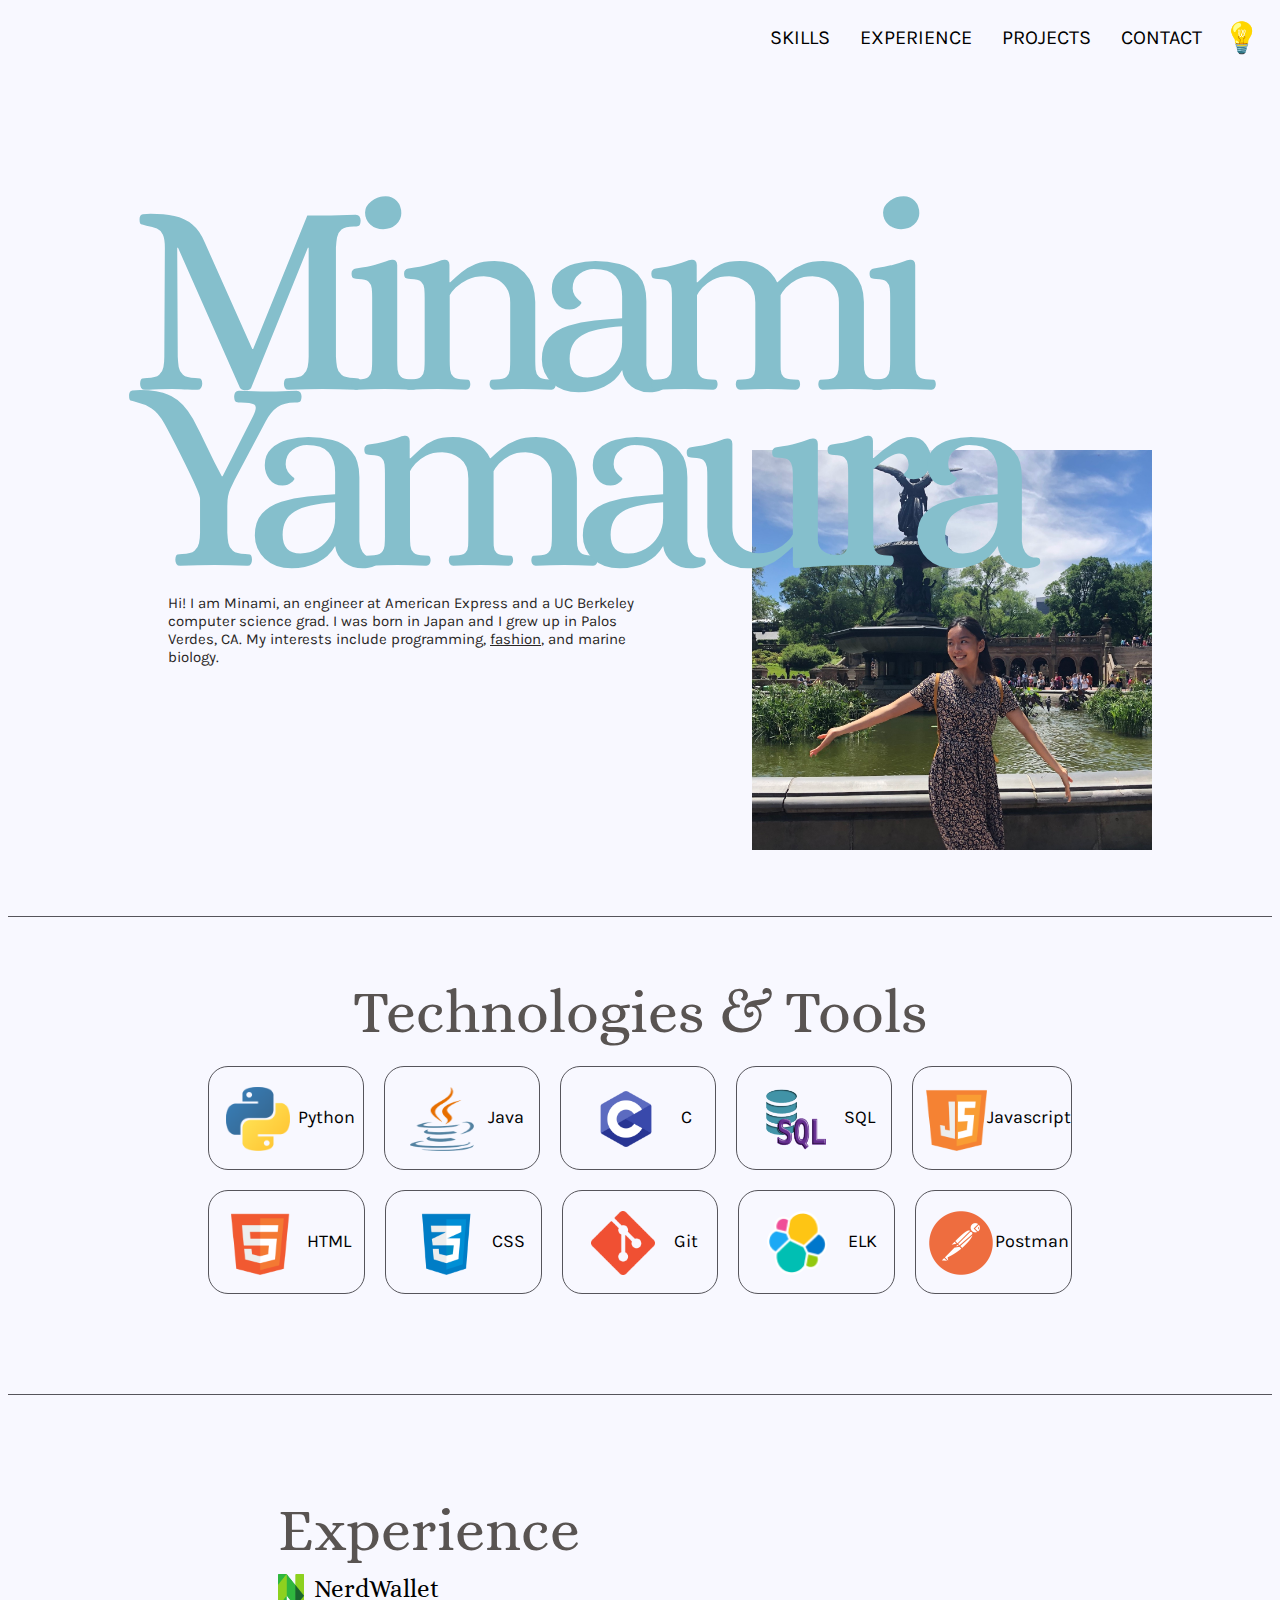
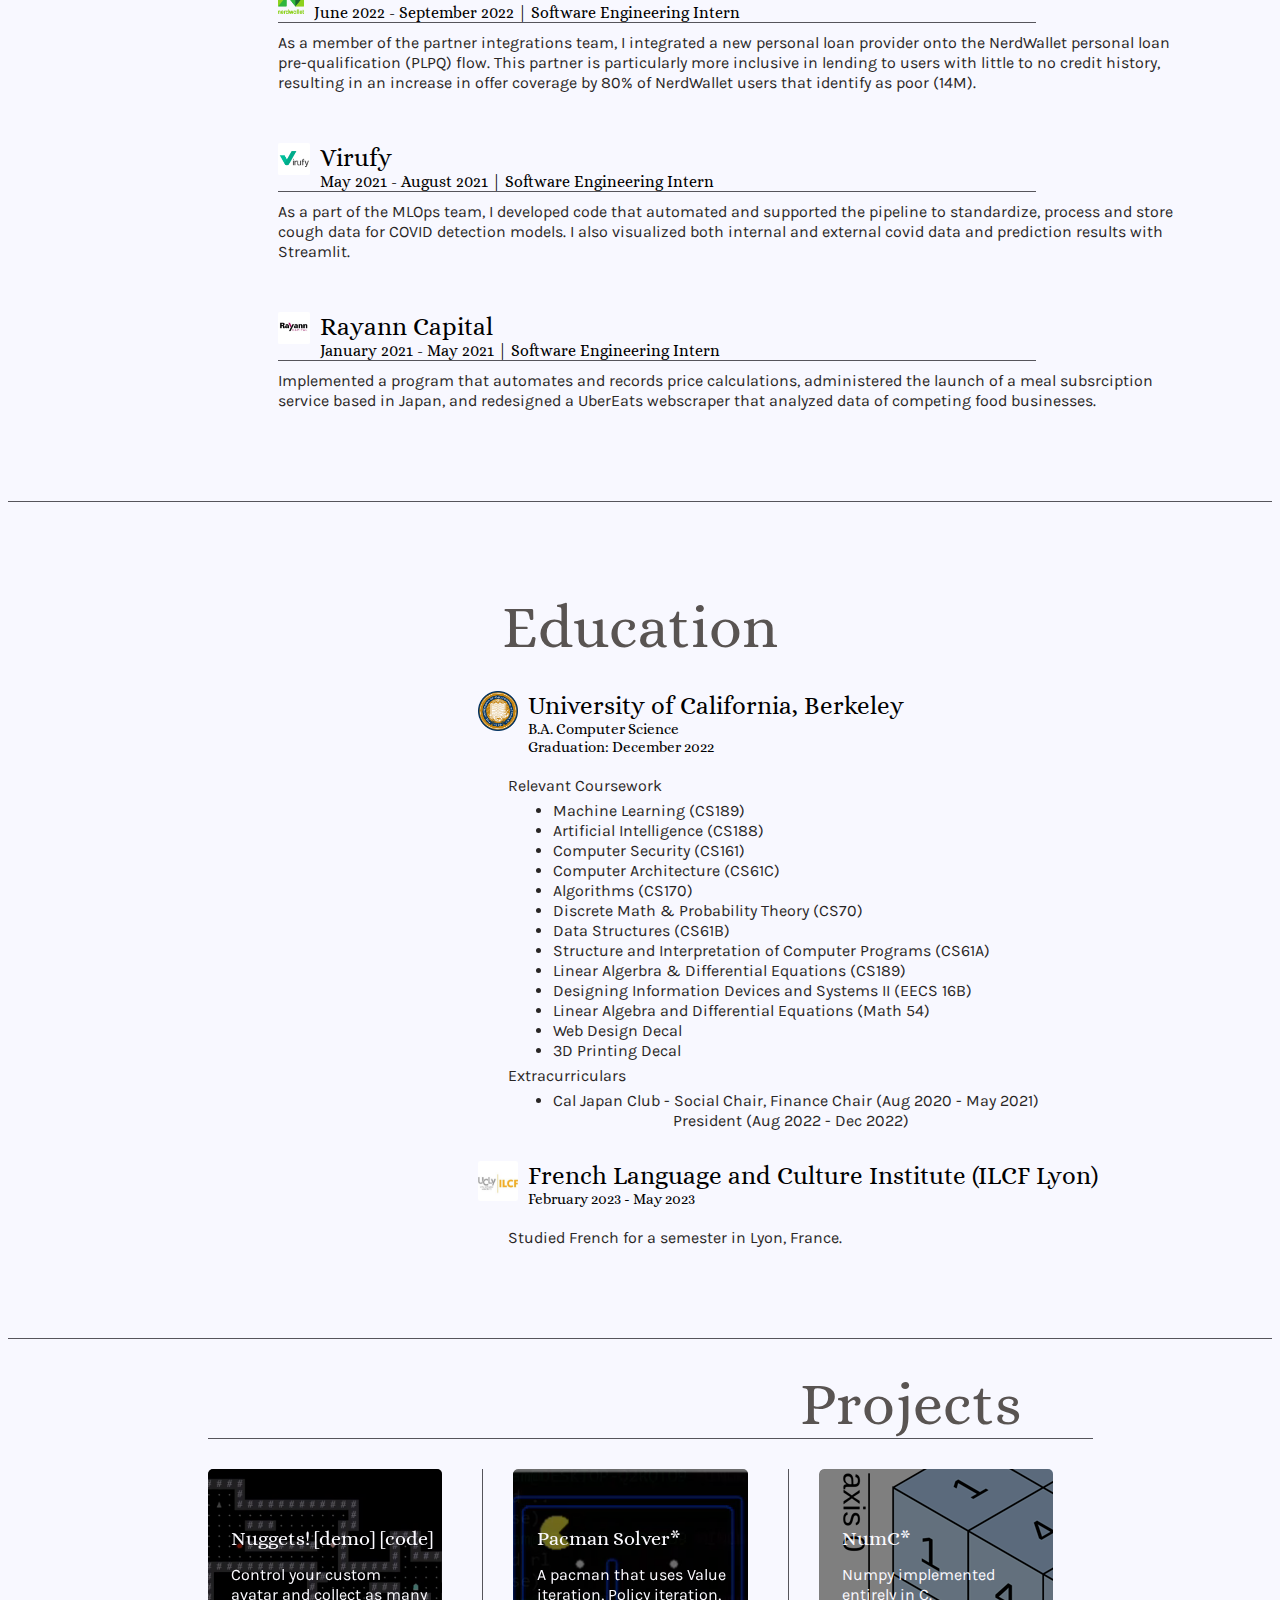
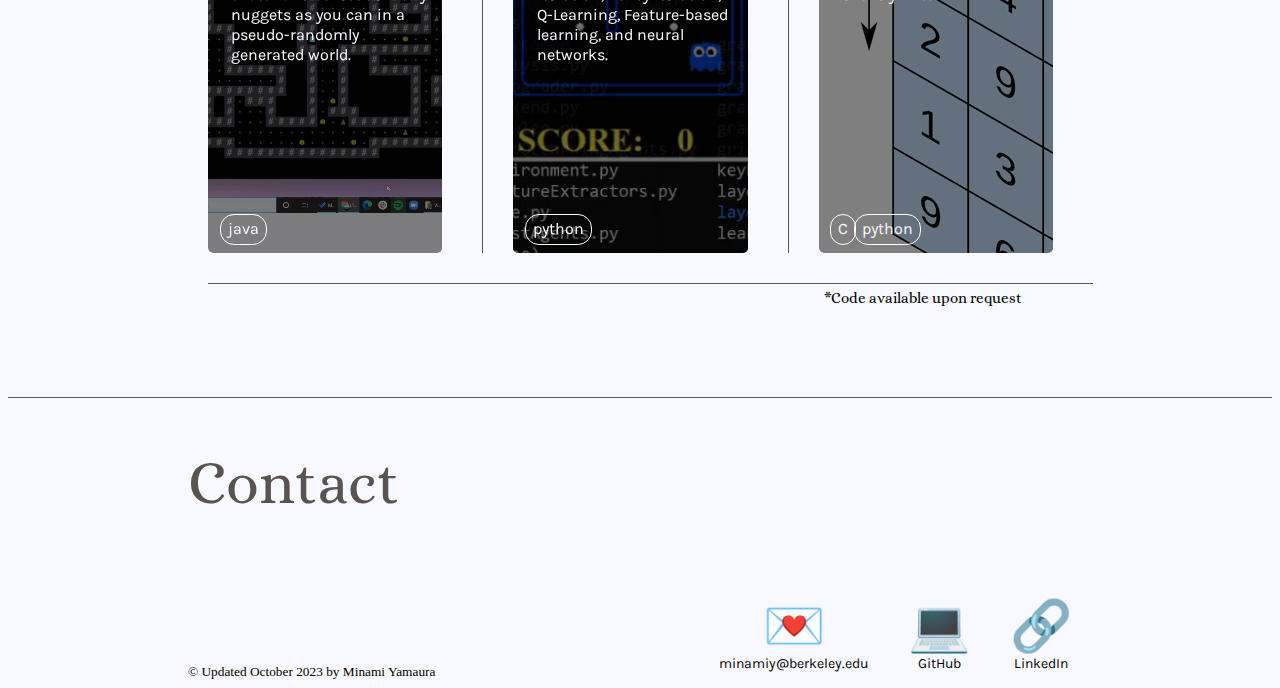
<file: index.html>
<!DOCTYPE HTML>
<html>
    <head>
        <link rel="stylesheet" type="text/css" href="assets/css/style.css"/>
        <title>Minami Yamaura</title>
        <link rel="shortcut icon" type="image/jpg" href="assets/img/favicon.png"/>
        <link href="https://fonts.googleapis.com/css2?family=Alice&family=Karla&family=Old+Standard+TT&display=swap" rel="stylesheet">
    </head>
    <body>
        <div id="homepage">
            <div id="navbar">
                <div class="skill-item"><a href="#skillsection">SKILLS</a></div>
                <div class="navbar-item"><a href="#expsection">EXPERIENCE</a></div>
                <div class="navbar-item"><a href="#projsection">PROJECTS</a></div>
                <div class="navbar-item"><a href="#contactsection">CONTACT</a></div>
                <!-- <div class="navbar-item"><a href="assets/img/Minami Yamaura - Resume - Copy.pdf">resume⇩</a></div> -->
            </div>
            <div id="name">Minami<br>Yamaura</a></div>
            <div id="lightbulb"><span title="light/dark mode">💡</span></div>
            <div class="profile"><img src="assets/img/nyc.jpg"/></div>
            <div class="aboutme">
                <div class="aboutMeText">Hi! I am Minami, an engineer at American Express and a UC Berkeley computer science grad. I was born in Japan and I grew up in Palos Verdes, CA. My interests include programming, <a href="https://www.pinterest.com/minamiyamaura/outfits/"target="_blank">fashion</a>, and marine biology.</div>
            </div>

        </div>

            <!-- <img src="assets/images/location.png" height="300" /> -->
        <div id="skillsection">
            <div class="title-skill">Technologies & Tools</div>
                <!-- langs and techs -->
                <div class="row-skill-flex">
                    <div class="skill-logo">
                        <img src="assets/img/python logo.png"/>
                        <span class="caption">Python</span>
                    </div>
                    <div class="skill-logo">
                        <img src="assets/img/java logo.png"/>
                        <span class="caption">Java</span>
                    </div>
                    <div class="skill-logo">
                        <img src="assets/img/c logo.png"/>
                        <span class="caption">C</span>
                    </div>
                    <div class="skill-logo">
                        <img src="assets/img/sql logo.png"/>
                        <span class="caption">SQL</span>
                    </div>
                    <div class="skill-logo">
                        <img src="assets/img/js.png"/>
                        <span class="caption">Javascript</span>
                    </div>
                </div>

                <div class="row-skill-flex">
                    <div class="skill-logo">
                        <img src="assets/img/html.png"/>
                        <span class="caption">HTML</span>
                    </div>
                    <div class="skill-logo">
                        <img src="assets/img/css.png"/>
                        <span class="caption">CSS</span>
                    </div>
                    <div class="skill-logo">
                        <img src="assets/img/git.png"/>
                        <span class="caption">Git</span>
                    </div>
                    <div class="skill-logo">
                        <img src="assets/img/elk.png"/>
                        <span class="caption">ELK</span>
                    </div>
                    <div class="skill-logo">
                        <img src="assets/img/postman.png"/>
                        <span class="caption">Postman</span>
                    </div>
                </div>
        </div>

        <div id="expsection">
                
                <div class="title-exp">Experience</div>
                <!-- ----------------BLOCK1-------------------------- -->
                <div class="bigflex">
                    <div class="nwlogo"><img src="assets/img/nwlogo.png"/></div>
                    <div class="miniflex">
                        <div class="company">NerdWallet</div>
                        <div class="duration">June 2022 - September 2022 | Software Engineering Intern</div>
                    </div>
                </div>
                <div class="descrip">
                    As a member of the partner integrations team, I integrated a new personal loan provider onto the NerdWallet personal loan pre-qualification (PLPQ) flow.
                    This partner is particularly more inclusive in lending to users with little to no credit history, resulting in an increase in offer coverage by 80% of NerdWallet users that identify as poor (14M).
                </div>
                <!-- - ------------------------------------------ -->

                <!-- ----------------BLOCK1-------------------------- -->
                <div class="bigflex">
                    <div class="logo"><img src="assets/img/virufylogo.png"/></div>
                    <div class="miniflex">
                        <div class="company">Virufy</div>
                        <div class="duration">May 2021 - August 2021 | Software Engineering Intern</div>
                    </div>
                </div>
                <div class="descrip">
                    As a part of the MLOps team, I developed code that automated and supported the pipeline to standardize, process and store cough data for COVID detection models.
                    I also visualized both internal and external covid data and prediction results with Streamlit.
 
                </div>
                <!-- - ------------------------------------------ -->

                <!-- ------------------BLOCK2------------------------ -->
                <div class="bigflex">
                    <div class="logo"><img src="assets/img/rayann_logo.jpg"/></div>
                    <div class="miniflex">
                        <div class="company">Rayann Capital</div>
                        <div class="duration">January 2021 - May 2021 | Software Engineering Intern</div>
                    </div>
                </div>
                <div class="descrip">
                    Implemented a program that automates and records price calculations, administered the launch of a meal subsrciption service based in Japan, and redesigned a UberEats webscraper that analyzed data of competing food businesses.
                </div>
                <!-- ------------------------------------------ -->
        </div>

        <div id="edusection">
                <div class="title-edu">Education</div>
                <div class="uni">
                    <div class="logo"><img src="assets/img/gobears.svg.png"/></div>
                    <div class="miniflex-cal">
                        <div class="company">University of California, Berkeley</div>
                        
                        <div class="minitext">B.A. Computer Science</div>
                        <div class="minitext">Graduation: December 2022</div>
                    </div>
                </div>
                <div class="courses-orgs">Relevant Coursework
                    <ul>
                        <li>Machine Learning (CS189)</li>
                        <li>Artificial Intelligence (CS188)</li>
                        <li>Computer Security (CS161)</li>
                        <li>Computer Architecture (CS61C)</li>
                        <li>Algorithms (CS170)</li>
                        <li>Discrete Math & Probability Theory (CS70)</li>
                        <li>Data Structures (CS61B)</li>
                        <li>Structure and Interpretation of Computer Programs (CS61A)</li>
                        <li>Linear Algerbra & Differential Equations (CS189)</li>
                        <li>Designing Information Devices and Systems II (EECS 16B)</li>
                        <li>Linear Algebra and Differential Equations (Math 54)</li>
                        <li>Web Design Decal</li>
                        <li>3D Printing Decal</li>
                    </ul>
                </div>
                <div class="courses-orgs">Extracurriculars
                    <ul>
                        <li>Cal Japan Club - Social Chair, Finance Chair (Aug 2020 - May 2021)
                            <br>&nbsp;&emsp;&emsp;&emsp;&emsp;&emsp;&emsp;&emsp; President (Aug 2022 - Dec 2022)</li>
                     <!-- TODO: there has to be a better way lol^ -->
                        </ul> 
                </div>

                <div class="uni">
                    <div class="logo"><img src="assets/img/UCLY.jpg"/></div>
                    <div class="miniflex-cal">
                        <div class="company">French Language and Culture Institute (ILCF Lyon)</div>
                        <div class="minitext">February 2023 - May 2023</div>
                    </div>
                </div>
                <div class="courses-orgs">Studied French for a semester in Lyon, France.
                </div>
        </div>

        <div id="projsection">
            
            <div class="title-proj">Projects</div>
            <div class="project-flex">
                <div class="byow">
                    <div class="vid">
                        <video loop autoplay muted>
                            <source src="assets/img/byow.mp4" type="video/mp4">
                        </video>
                    </div>
                    <div class="image-overlay"></div>
                    <div class="image-card-text">Nuggets!
                        <a href="https://www.youtube.com/watch?v=1sPGTawd7wE&t=100s"target="_blank">[demo]</a>
                        <a href="https://github.com/minamijy"target="_blank">[code]</a>
                    </div>
                    <div class="image-card-description">Control your custom avatar and collect as many nuggets as you can in a pseudo-randomly generated world.</div>
                    <div class="proj-lang">java</div>
                </div>

                <div class="border"> </div>

                <div class="pacman">
                        <div class="vid">
                            <video loop autoplay muted>
                                <source src="assets/img/pacman.mp4" type="video/mp4">
                            </video>
                        </div>
                        <div class="image-overlay"></div>
                        <div class="image-card-text">Pacman Solver*</div>
                        <div class="image-card-description">A pacman that uses Value iteration, Policy iteration, Q-Learning, Feature-based learning, and neural networks.</div>
                        <div class="proj-lang">python</div>
                </div>

                <div class="border"> </div>

                <div class="numc">
                    <div class="numpic">
                    <img src="assets/img/numpy_arrays.png" style="width: 289px; height: 384px; object-fit: none; object-position: 40% 50%;" alt="">
                </div>
                    <div class="image-overlay"></div>
                    <div class="image-card-text">NumC*</div>
                    <div class="image-card-description">Numpy implemented entirely in C.</div>
                        <div class="numc-c">C</div>
                        <div class="numc-python">python</div>
                </div>
            </div>
            <div class="minitext-proj">*Code available upon request</div>
        </div>


        <div id="contactsection">
            <div class="title-contact">Contact</div>

            <div class="icon-rowflex">
            <div class="contact-item">
                <div class="icon"><a href="mailto:minamiy@berkeley.edu">💌</a></div>
                <div class="contact-text"><a href="mailto:minamiy@berkeley.edu">minamiy@berkeley.edu</a></div>
            </div>
            <div class="contact-item">
                <div class="icon"><a href="https://github.com/minamijy"target="_blank">💻</a></div>
                <div class="contact-text"><a href="https://github.com/minamijy"target="_blank">GitHub</a></div>
            </div>
            <div class="contact-item">
                <div class="icon"><a href="https://www.linkedin.com/in/minamiy"target="_blank">🔗</a></div>
                <div class="contact-text"><a href="https://www.linkedin.com/in/minamiy"target="_blank">LinkedIn</a></div>
            </div>
            <!-- <div class="contact-item">
                <div class="icon"><a href="assets/img/Minami Yamaura - Resume - Copy.pdf"target="_blank">📃</a></div>
                <div class="contact-text"><a href="assets/img/Minami Yamaura - Resume - Copy.pdf"target="_blank">resume⇩</a></div>
            </div> -->
        </div>
    </div>

    <footer> <small>&copy; Updated October 2023 by Minami Yamaura</small> </footer>
    <script src="assets/js/script.js"></script>
    </body>
</html>
</file>
<file: assets/css/style.css>
body {
  background: #f8f8ff;
  overflow-x: hidden;
}

/** ------------------------ORDER/HIERARCHY -------------------------------------------*/

.image-card-text {
  font-family: alice;
  font-size: 20px;
  color: #595452;
}

/* about, skills, contact */
#navbar {
  /* border: solid; */
  display: flex;
  right: 10px;
  flex-direction: row;
  margin-left: auto;
  justify-content: flex-end;
  /* margin-top: 20px; */
  padding-bottom: 10px;
  margin-top: 20px;
  margin-right: 50px;
}

#skillsection {
  margin-top: 250px;
  /* border: solid; */
}

/* about, skills, contact each has border */
.navbar-item,
.skill-item {
  font-family: Karla;
  line-height: 20px;
  color: #2c2148;
  padding-top: 8px;
  font-size: 20px;
  margin-right: 20px;
}

.navbar-item {
  margin-left: 10px;
}


.navbar-item a,
.skill-item a {
  text-decoration: none;
  color: black;
}

#lightbulb {
  position: fixed;
  top: 20px !important;
  right: 20px !important;
  font-size: 30px;
  visibility: visible;
  filter: grayscale(0%);
}

/* each large section like skills, edu, etc  */

#expsection {
  border-top: 1px solid #56555b;
  margin-bottom: 90px;
  margin-top: 90px;
}
#edusection {
  border-top: 1px solid #56555b;
  margin-bottom: 90px;
  margin-top: 90px;
}

#projsection {
  border-top: 1px solid #56555b;
  margin-bottom: 90px;
  margin-top: 90px;
}

.title-contact {
  margin-top: 30px;
}

#contactsection {
  margin-top: 90px;
  border-top: 1px solid #56555b;
  margin-bottom: -10px;
}


/** ------------------------COLOR, FONT, STYLISH STYLING (lol) -------------------------------------------*/

.dark-mode {
  background: #292a32;
}

.dark-mode #lightbulb {
  filter: grayscale(100%);
}

.dark-mode .navbar-item,
.dark-mode .skill-item,
.dark-mode .skill-type,
.dark-mode .company,
.dark-mode footer,
.dark-mode .minitext,
.dark-mode .minitext-proj,
.dark-mode .minitext-contact,
.dark-mode .descrip,
.dark-mode .lang,
.dark-mode .git,
.dark-mode .navbar-item a,
.dark-mode .skill-item a,
.dark-mode .aboutMeText,
.dark-mode .aboutMeText a,
.dark-mode .seriously,
.dark-mode .courses-orgs,
.dark-mode .contact-text a,
.dark-mode .contact-text,
.dark-mode .aboutTitle,
.dark-mode .title-skill,
.dark-mode .title-exp,
.dark-mode .title-edu,
.dark-mode .title-proj,
.dark-mode .title-contact,
.dark-mode .skill-name,
.dark-mode .caption,
.dark-mode .hiremeButton a,
.dark-mode .duration {
  color: #e0e7ec;
}


.tech-row1,
.classes,
.courses-orgs,
.contact-text,
.lang,
.git,
.descrip {
  font-family: Karla;
  font-size: 16px;
  /* line-height: 20px; */
  color: #292625;
}

.lang,
.git {
  padding-bottom: 10px;
}

.skill-type {
  padding-top: 10px;
  padding-bottom: 10px;
}

.uni {
  margin-left: 470px;
}

.contact-flex {
  font-family: Karla;
  font-size: 18px;
  line-height: 30px;
  color: #2c2148;
  display: flex;
  flex-direction: column;
}

.contact-text {
  font-family: Karla;
  font-size: 14px;
  text-align: center;
  color: #2c2148;
}

#homepage {
  margin-bottom: 40px;
}

#name {
  /* border: solid; */
  font-family: Alice;
  font-size: 275px;
  letter-spacing: -0.1em;
  line-height: 176px;
  color: #85BFCC;
  margin-left: 120px;
  margin-top: 150px;
  z-index: 15;
  position: relative;
}

.title-skill,
.title-exp,
.title-edu,
.title-proj,
.title-contact {
  padding-top: 20px;
  font-family: Alice;
  font-size: 60px;
  color: #595452;
}

.title-skill {
  border-top: 1px solid #56555b;
  text-align: center;
  padding-top: 60px;
}

.title-skill,
.title-exp {
  margin-top: 80px;
  margin-bottom: 10px;
}

.aboutme {
  margin-top: -260px;
  padding-left: 160px;
  margin-bottom: 100px;
  /* border: solid; */

}

.aboutMeText {
  width: 500px;
  margin-bottom: 40px;
}

.aboutMeText,
.aboutMeText a {
  font-size: 15px;
  font-family: Karla;
  color: #292625;
}

.aboutMeText a {
  text-decoration: underline;
}

.aboutMeText:hover a {
  color: #c9c1eb;
}

.profile img {
  width: 100%;
}

.profile {
  /* border: solid; */

  margin-left: auto;
  margin-right: 120px;
  margin-top: -110px;
  z-index: 1;
  position: relative;
  width: 400px;
}

/*--------------------------SKILLS-----------------------------------------------------------------------------------*/

.skill-logo img {
  margin-top: 20px;
  margin-left: 10px;
  width: 100%;
  border-radius: 5%;
  width: 64px;
  height: 64px;
  float: left;
}

.skill-logo {
  display: flex;
  flex-direction: row;
  justify-content: space-evenly;
  width: 300px;
  height: 102px;
  border-radius: 20px;
  border: 1px solid #56555b;
  margin: 10px;
}

.row-skill-flex {
  display: block;
  margin-left: auto;
  margin-right: auto;
  display: flex;
  flex-direction: row;
  width: 70%;
  justify-content: space-between;
  /* adjustme where the desription text goes to new line */
}

/* div.skill-logo {
  vertical-align: top;
  display: inline-block;
  text-align: center;
  width: 120px;
} */

.caption {
  /* display: block; */
  padding-top: 15px;
  font-family: Karla;
  font-size: 18px;
  line-height: 70px;
  vertical-align: center;
  /* border: solid; */
}



/*If you're this deep in my code, hire me or refer me. <3*/

/* -----------------------------experience--------------------------------------------------------------------- */
.title-exp,
.bigflex,
.descrip {
  margin-left: 270px;
} 
/* this margin shifts entire section */

.title-exp {
  margin-bottom: 10px;
}

.logo img {
  width: 100%;
  border-radius: 5%;
}

.nwlogo img {
  width: 40px;
  height: 40px;
  width: 99%;
}

.logo {
  width: 40px;
  height: 40px;
}

.company {
  font-family: Alice;
  font-size: 25px;
}

.duration {
  font-family: Alice;
  /* border: 1px solid #56555b; */
}

.minitext,
.minitext-proj {
  font-family: Alice;
  font-size: 15px;
}

.descrip {
  display: flex;
  flex-direction: row;
  width: 900px;
  /* adjustme where the desription text goes to new line */
  font-family: Karla;
  font-size: 16px;
  line-height: 20px;
  margin-bottom: 50px;
}

#expsection {
  margin-bottom: 60px;
}

.bigflex {
  display: flex;
  flex-direction: row;
  margin-bottom: 10px;
  border-bottom: 1px solid #56555b;
  width: 60%;
  /* border: 1px solid #56555b; */

  /* adjustme where the desription text goes to new line */
}

.miniflex {
  display: flex;
  flex-direction: column;
  justify-content: center;
  margin-left: 10px;
  width: 900px;
  /* border: 1px solid #56555b; */
}

/* -----------------------------education--------------------------------------------------------------------- */

.uni {
  /*😎*/
  display: flex;
  flex-direction: row;
  margin-bottom: 20px;
  margin-top: 30px;
}

.miniflex-cal {
  display: flex;
  flex-direction: column;
  justify-content: center;
  margin-left: 10px;
}

.title-edu {
  margin-top: 70px;
  text-align: center;
}

.courses-orgs {
  margin-left: 500px;
  line-height: 20px;
}

ul {
  margin: 5px;
}

#edusection {
  margin-bottom: 90px;
}

/* -----------------------------projects--------------------------------------------------------------------- */

.title-proj,
.minitext-proj {
  text-align: right;
  margin-right: 250px;
}

.title-proj {
  padding-top: 30px;
}

.minitext-proj {
  padding-top: 5px;
}

.project-flex {
  display: flex;
  flex-direction: row;
  justify-content: center;
  padding-top: 30px;
  padding-bottom: 30px;
  border-top: 1px solid #56555b;
  width: 70%;
  margin-left: 200px;
  border-bottom: 1px solid #56555b;
}

.byow,
.pacman,
.numc {
  display: inline-block;
  overflow: hidden;
  margin-right: 40px;
  position: relative;
}

.vid {
  width: 200px;
  overflow: hidden;
  display: block;
  height: 360px;
}

.byow video {
  /* left: 20%; */

  height: auto;
  width: 300%;
  position: absolute;
  /* top: 30%; */
  transform: translate(-20%, -13%);
}

.pacman video {
  height: auto;
  width: 800%;
  position: absolute;
  /* top: 30%; */
  transform: translate(-17%, -16%);
}

.numc,
.pacman,
.byow,
.image-overlay {
  width: 289px;
  height: 384px;
  border-radius: 5px;
}

.numc img {
  width: 100%;
}

.border {
  margin-right: 30px;
  border-left: 1px solid #56555b;
}

.image-overlay {
  position: absolute;
  /* PROBLEM 4: Move the color overlay to cover the image properly */
  top: 0px;
  left: 0px;
  /* PROBLEM 5: What should the opacity be when there is no hover? */
  opacity: 0.5;
  background-color: black;
}

.image-card-text {
  /* PROBLEM 6: Similar to .image-card-cover-overlay, position the card text */
  position: absolute;
  top: 15%;
  left: 10%;

  color: #fbfaff;
}
.image-card-text a {
  text-decoration: none;
  color: #fbfaff;
}

.image-card-text:hover a {
  text-decoration: underline;
  color: #fbfaff;
}

.image-card-description {
  /* PROBLEM 6: Similar to .image-card-cover-overlay, position the card text */
  position: absolute;
  width: 200px;
  top: 25%;
  left: 10%;
  font-family: Karla;
  font-size: 16px;
  line-height: 20px;
  color: #fbfaff;
}

.proj-lang {
  /* PROBLEM 6: Similar to .image-card-cover-overlay, position the card text */
  position: absolute;
  bottom: 2%;
  left: 5%;
  font-family: Karla;
  font-size: 16px;
  line-height: 20px;
  color: #fbfaff;
  border-radius: 14px;
  border: 1px solid white;
  height: 25px;
  padding-top: 4px;
  padding-left: 7px;
  padding-right: 7px;
}

.numc-c,
.numc-python {
  font-family: Karla;
  font-size: 16px;
  line-height: 20px;
  color: #fbfaff;
  border-radius: 14px;
  border: 1px solid white;
  height: 25px;
  padding-top: 4px;
  padding-left: 7px;
  padding-right: 7px;
}

.numc-python {
  position: absolute;
  bottom: 2%;
  left: 15%;
}

.numc-c {
  position: absolute;
  bottom: 2%;
  left: 5%;
}

/* -----------------------------contact--------------------------------------------------------------------- */

.title-contact,
.minitext-contact {
  margin-left: 180px;
}

.minitext-contact {
  font-family: Alice;
  font-size: 25px;
  line-height: 34px;
  letter-spacing: 0.1em;
  color: #595452;
  opacity: 0.45;
  width: 100%;
  margin-bottom: -30px;
}

.icon {
  font-size: 50px;
}

.icon a {
  text-decoration: none;
}

.icon-rowflex {
  display: flex;
  margin-top: 80px;
  flex-direction: row;
  align-items: center;
  justify-content: flex-end;
  margin-right: 200px;
}

.contact-item {
  align-items: center;
  display: flex;
  flex-direction: column;
  margin-left: 40px;
}

.contact-item:hover {
  opacity: 0.65;
}

.navbar-item:hover a,
#lightbulb:hover a,
.icon:hover,
.hireButton:hover {
  cursor: pointer;
  color: #5377ee;
}

span:hover {
  cursor: pointer;
}

.contact-text a {
  text-decoration: none;
  color: black;
}

.contact-text:hover a {
  text-decoration: none;
}

footer {
  margin-left: 180px;
}
</file>
